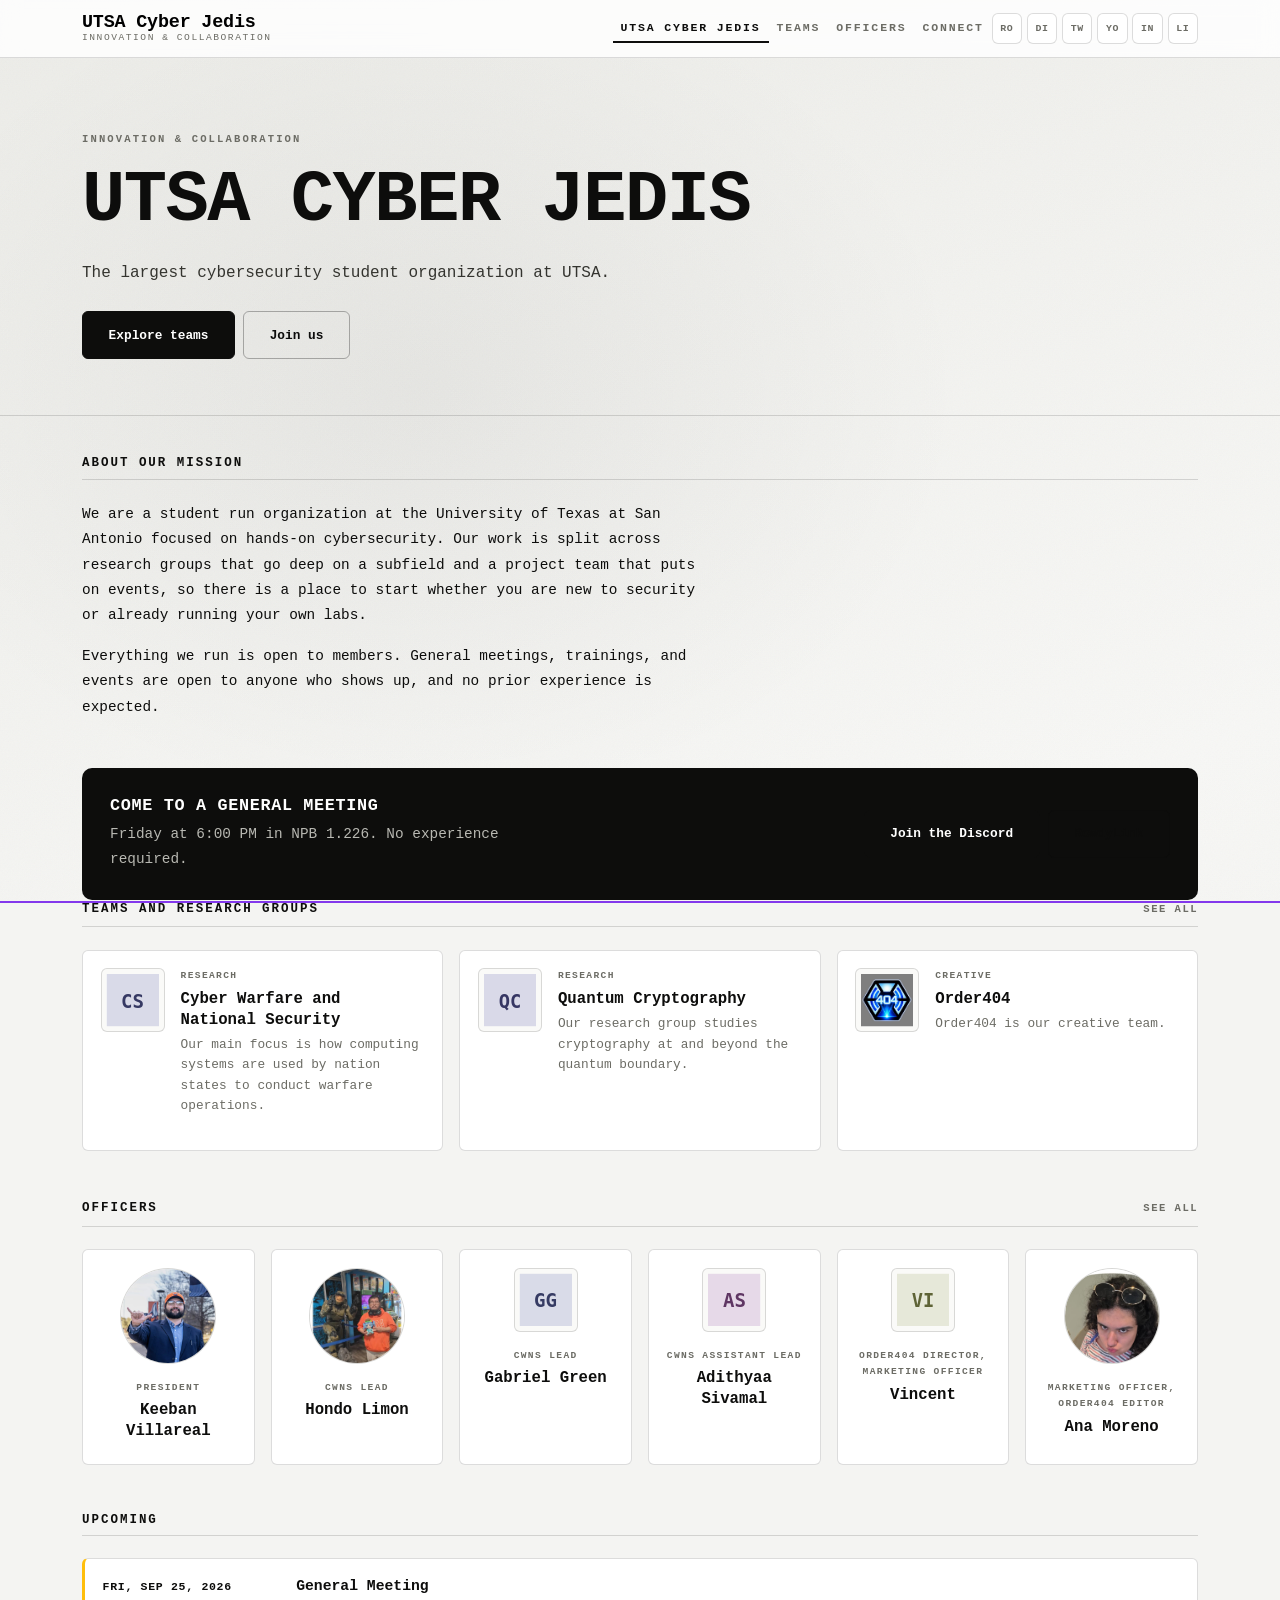
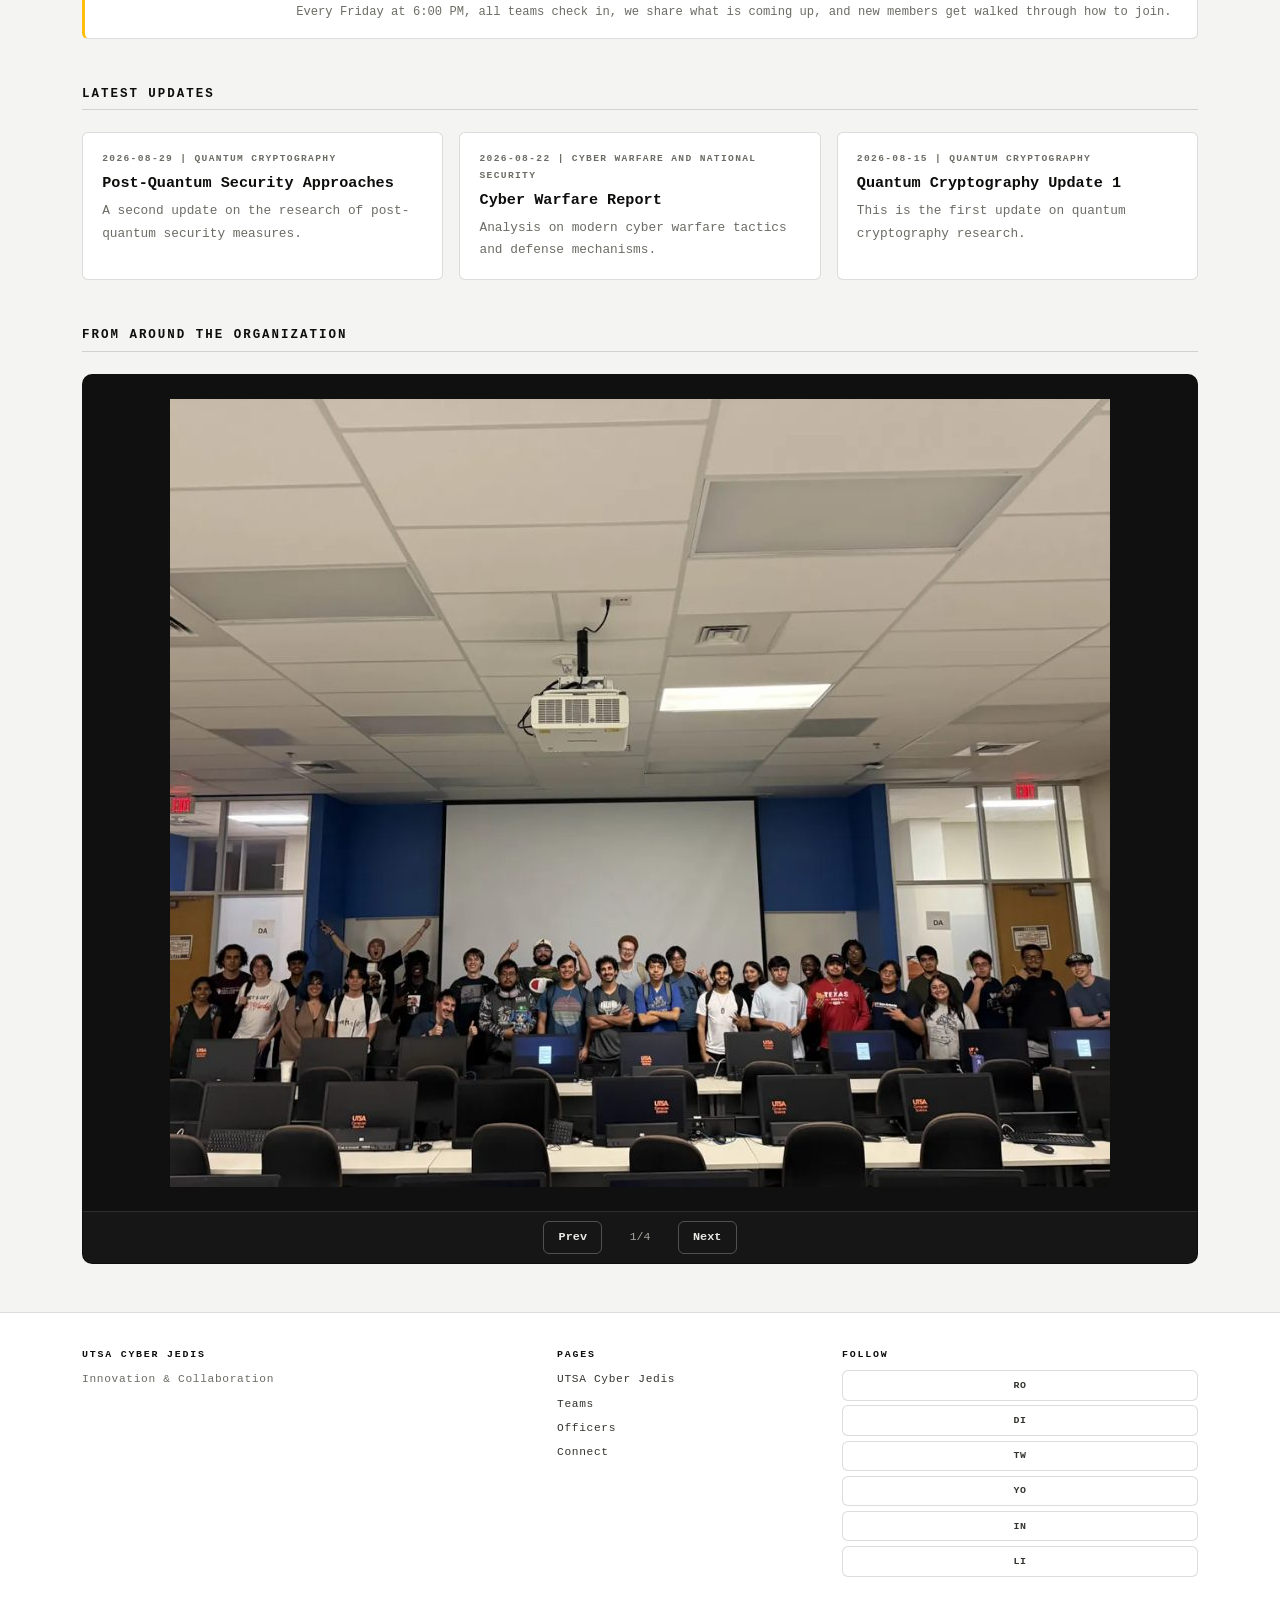
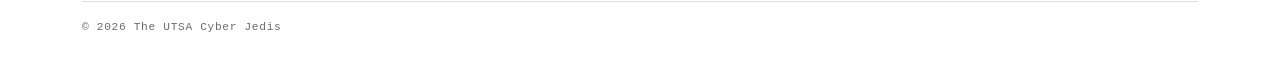
<file: index.html>
<!DOCTYPE html>
<html lang="en">
<head>
  <meta charset="utf-8">
  <title>UTSA Cyber Jedis</title>
  <meta name="viewport" content="width=device-width, initial-scale=1">
  <meta name="description" content="The largest cybersecurity student organization at UTSA.">
  <link rel="icon" href="assets/favicon.svg" type="image/svg+xml">
  <link rel="stylesheet" href="assets/vendor/bootstrap/bootstrap.min.css">
  <link rel="stylesheet" href="styles.css">
  <script src="config.js"></script>
  <script src="assets/vendor/marked.min.js"></script>
  <script src="site.js"></script>
</head>
<body>
  <div class="cj-bg" aria-hidden="true"></div>
  <div class="cj-grain" aria-hidden="true"></div>
  <header id="site-header"></header>
  <main id="main" class="flex-grow-1"></main>
  <footer id="site-footer"></footer>
  <script src="assets/vendor/bootstrap/bootstrap.bundle.min.js"></script>
  <script src="bg-effect.js"></script>
  <script src="home.js"></script>
</body>
</html>
</file>
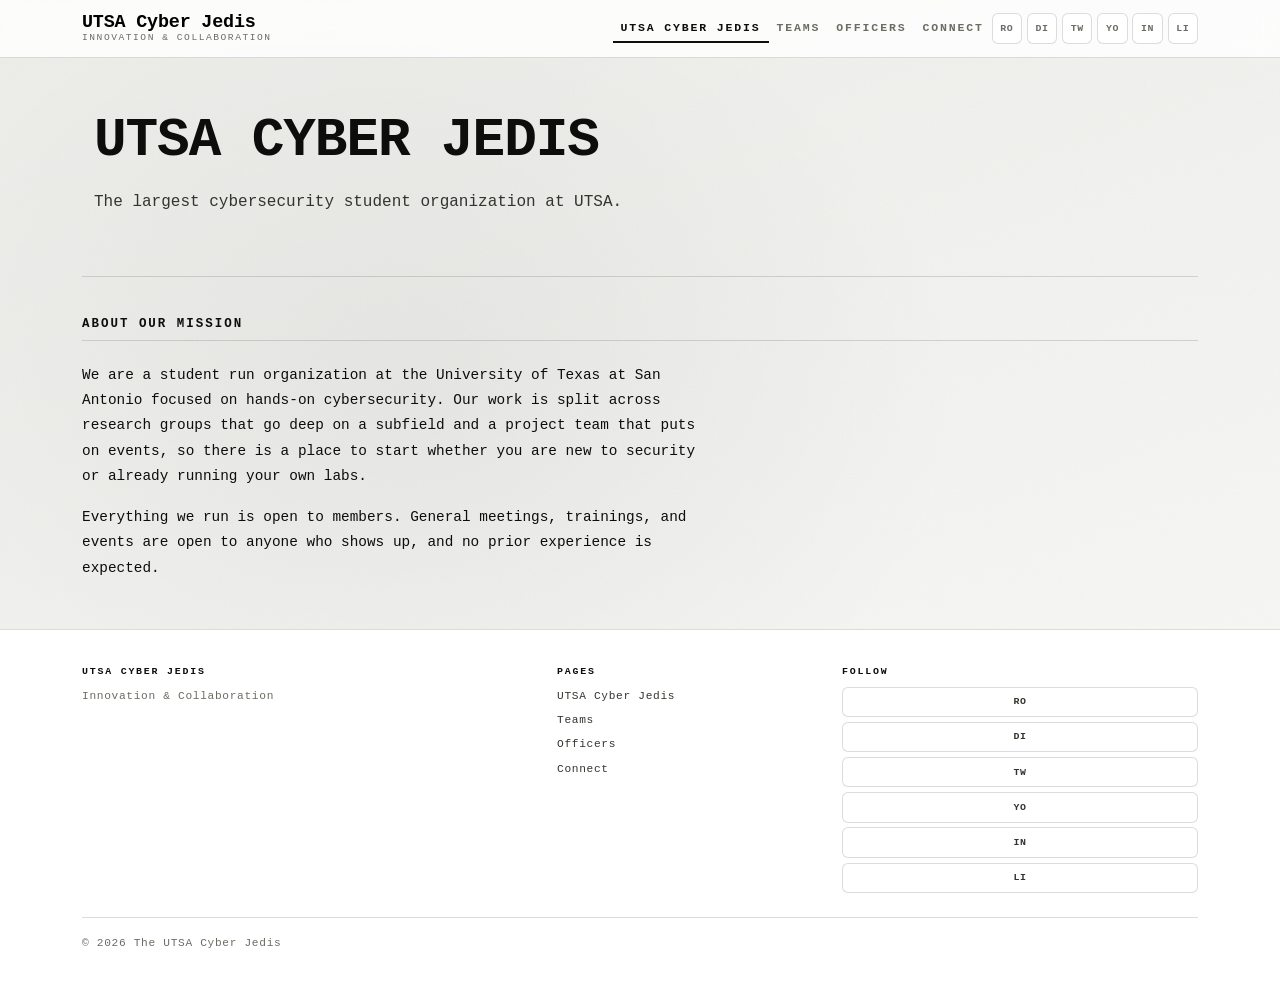
<file: page.html>
<!DOCTYPE html>
<html lang="en">
<head>
  <meta charset="utf-8">
  <title>UTSA Cyber Jedis</title>
  <meta name="viewport" content="width=device-width, initial-scale=1">
  <link rel="icon" href="assets/favicon.svg" type="image/svg+xml">
  <link rel="stylesheet" href="assets/vendor/bootstrap/bootstrap.min.css">
  <link rel="stylesheet" href="styles.css">
  <script src="config.js"></script>
  <script src="assets/vendor/marked.min.js"></script>
  <script src="site.js"></script>
</head>
<body>
  <div class="cj-bg" aria-hidden="true"></div>
  <div class="cj-grain" aria-hidden="true"></div>
  <header id="site-header"></header>
  <main id="main" class="flex-grow-1"></main>
  <footer id="site-footer"></footer>
  <script src="assets/vendor/bootstrap/bootstrap.bundle.min.js"></script>
  <script src="bg-effect.js"></script>
  <script src="page.js"></script>
</body>
</html>
</file>
<file: styles.css>
/* UTSA Cyber Jedis
   Bootstrap 5.3.3 provides the grid, components and utilities.
   This file is the brand layer on top of it. */

:root {
  --cj-paper: #f4f4f2;
  --cj-surface: #ffffff;
  --cj-surface-2: #fafaf8;
  --cj-ink: #0d0d0c;
  --cj-ink-2: #34342f;
  --cj-muted: #6c6c65;
  --cj-line: rgba(13, 13, 12, 0.14);
  --cj-line-strong: rgba(13, 13, 12, 0.3);
  --cj-accent: #c0c0c0;
  --cj-radius: 6px;
  --cj-radius-lg: 10px;
  --cj-mono: "JetBrains Mono", "Fira Code", "SFMono-Regular", ui-monospace,
    "Courier New", Courier, monospace;
}

body {
  font-family: var(--cj-mono);
  font-size: 0.9rem;
  line-height: 1.75;
  color: var(--cj-ink);
  background: var(--cj-paper);
  min-height: 100vh;
  display: flex;
  flex-direction: column;
  -webkit-font-smoothing: antialiased;
}

/* Ambient background, kept faint so it never fights the content. */
.cj-bg {
  position: fixed;
  inset: 0;
  z-index: -2;
  pointer-events: none;
  background:
    radial-gradient(40% 44% at 18% 24%, rgba(13, 13, 12, 0.05) 0%, transparent 60%),
    radial-gradient(36% 40% at 80% 18%, rgba(13, 13, 12, 0.04) 0%, transparent 58%),
    radial-gradient(46% 48% at 62% 84%, rgba(13, 13, 12, 0.045) 0%, transparent 62%),
    linear-gradient(160deg, #ececE8 0%, #f7f7f5 48%, #ededE9 100%);
  background-size: 180% 180%;
  animation: cj-drift 48s ease-in-out infinite;
  will-change: background-position;
}

.cj-grain {
  position: fixed;
  inset: 0;
  z-index: -1;
  pointer-events: none;
  opacity: 0.035;
  background-image: url("data:image/svg+xml,%3Csvg xmlns='http://www.w3.org/2000/svg' width='140' height='140'%3E%3Cfilter id='n'%3E%3CfeTurbulence type='fractalNoise' baseFrequency='.82' numOctaves='3'/%3E%3C/filter%3E%3Crect width='140' height='140' filter='url(%23n)'/%3E%3C/svg%3E");
}

@keyframes cj-drift {
  0%, 100% { background-position: 0% 0%, 0% 0%, 0% 0%, 0% 0%, 0% 0%; }
  50% { background-position: 42% 34%, 24% 58%, 68% 20%, 36% 46%, 14% 26%; }
}

::selection {
  background: var(--cj-ink);
  color: #fff;
}

img {
  max-width: 100%;
  height: auto;
}

a {
  color: var(--cj-ink);
  text-decoration-color: var(--cj-line-strong);
  text-underline-offset: 3px;
}

a:hover {
  color: var(--cj-ink);
  text-decoration-color: currentColor;
}

:focus-visible {
  outline: 3px solid var(--cj-ink) !important;
  outline-offset: 2px !important;
  border-radius: 2px;
}

h1, h2, h3, h4, h5 {
  font-family: var(--cj-mono);
  font-weight: 800;
  line-height: 1.15;
}

code {
  font-family: var(--cj-mono);
  font-size: 0.85em;
  background: var(--cj-surface-2);
  border: 1px solid var(--cj-line);
  border-radius: 4px;
  padding: 0.1em 0.35em;
}

/* ---------- Navbar ---------- */

.cj-navbar {
  position: sticky;
  top: 0;
  z-index: 1030;
  background: rgba(255, 255, 255, 0.82);
  -webkit-backdrop-filter: blur(10px);
  backdrop-filter: blur(10px);
  border-bottom: 1px solid var(--cj-line);
}

.cj-brand {
  font-weight: 800;
  font-size: 1.15rem;
  letter-spacing: -0.01em;
  text-decoration: none;
  line-height: 1.1;
}

.cj-brand small {
  display: block;
  font-size: 0.6rem;
  font-weight: 500;
  letter-spacing: 0.16em;
  text-transform: uppercase;
  color: var(--cj-muted);
}

.cj-nav .nav-link {
  font-size: 0.72rem;
  font-weight: 700;
  letter-spacing: 0.16em;
  text-transform: uppercase;
  color: var(--cj-muted);
  padding: 0.5rem 0.15rem;
  position: relative;
}

.cj-nav .nav-link + .nav-link {
  margin-left: 1.1rem;
}

.cj-nav .nav-link::after {
  content: "";
  position: absolute;
  left: 0;
  right: 0;
  bottom: 0.2rem;
  height: 2px;
  background: currentColor;
  transform: scaleX(0);
  transform-origin: left;
  transition: transform 0.18s ease;
}

.cj-nav .nav-link:hover,
.cj-nav .nav-link.active {
  color: var(--cj-ink);
  text-decoration: none;
}

.cj-nav .nav-link:hover::after,
.cj-nav .nav-link.active::after {
  transform: scaleX(1);
}

.cj-nav-toggler {
  font: inherit;
  font-size: 0.7rem;
  font-weight: 700;
  letter-spacing: 0.14em;
  text-transform: uppercase;
  color: var(--cj-ink);
  background: transparent;
  border: 1px solid var(--cj-line-strong);
  border-radius: var(--cj-radius);
  padding: 0.4rem 0.7rem;
}

.cj-social {
  display: flex;
  flex-wrap: wrap;
  gap: 0.3rem;
  list-style: none;
  padding: 0;
  margin: 0;
}

.cj-social a {
  display: grid;
  place-items: center;
  min-width: 1.9rem;
  height: 1.9rem;
  padding: 0 0.35rem;
  font-size: 0.62rem;
  font-weight: 700;
  letter-spacing: 0.06em;
  text-decoration: none;
  color: var(--cj-muted);
  border: 1px solid var(--cj-line);
  border-radius: var(--cj-radius);
  background: var(--cj-surface);
  transition: color 0.18s ease, border-color 0.18s ease, background 0.18s ease;
}

.cj-social a:hover {
  color: var(--cj-ink);
  border-color: var(--cj-chip, var(--cj-ink));
  background: color-mix(in srgb, var(--cj-chip, #888) 14%, #fff);
}

/* ---------- Buttons ---------- */

.btn {
  --bs-btn-font-family: var(--cj-mono);
  --bs-btn-font-size: 0.74rem;
  --bs-btn-font-weight: 700;
  --bs-btn-letter-spacing: 0.12em;
  --bs-btn-text-transform: uppercase;
  --bs-btn-padding-x: 1.15rem;
  --bs-btn-padding-y: 0.6rem;
  --bs-btn-border-radius: var(--cj-radius);
  --bs-btn-border-width: 1px;
  line-height: 1.5;
  white-space: nowrap;
}

.btn-lg {
  --bs-btn-font-size: 0.8rem;
  --bs-btn-padding-x: 1.6rem;
  --bs-btn-padding-y: 0.85rem;
  --bs-btn-line-height: 1.4;
}

.btn-jedis {
  --bs-btn-color: #fff;
  --bs-btn-bg: var(--cj-ink);
  --bs-btn-border-color: var(--cj-ink);
  --bs-btn-hover-color: #fff;
  --bs-btn-hover-bg: var(--cj-ink-2);
  --bs-btn-hover-border-color: var(--cj-ink-2);
  --bs-btn-active-bg: var(--cj-ink);
  --bs-btn-active-border-color: var(--cj-ink);
  --bs-btn-focus-shadow-rgb: 13, 13, 12;
}

.btn-jedis::after {
  content: "";
  position: absolute;
  inset: auto 0 -3px 0;
  height: 2px;
  background: var(--cj-accent, var(--cj-ink));
}

.btn-outline-jedis {
  --bs-btn-color: var(--cj-ink);
  --bs-btn-bg: transparent;
  --bs-btn-border-color: var(--cj-line-strong);
  --bs-btn-hover-color: #fff;
  --bs-btn-hover-bg: var(--cj-ink);
  --bs-btn-hover-border-color: var(--cj-ink);
  --bs-btn-active-bg: var(--cj-ink);
  --bs-btn-active-border-color: var(--cj-ink);
  --bs-btn-focus-shadow-rgb: 13, 13, 12;
}

/* ---------- Hero ---------- */

.cj-hero {
  padding: 3.25rem 0 2.75rem;
  border-bottom: 1px solid var(--cj-line);
  margin-bottom: 2.5rem;
}

.cj-hero-home {
  padding: 4.5rem 0 3.5rem;
}

.cj-eyebrow {
  font-size: 0.66rem;
  font-weight: 700;
  letter-spacing: 0.2em;
  text-transform: uppercase;
  color: var(--cj-muted);
  margin-bottom: 0.75rem;
}

.cj-hero h1 {
  font-size: clamp(2rem, 5.4vw, 3.4rem);
  text-transform: uppercase;
  letter-spacing: -0.02em;
  margin-bottom: 0;
}

.cj-hero-home h1 {
  font-size: clamp(2.4rem, 8vw, 4.5rem);
}

.cj-hero-lede {
  font-size: 1rem;
  color: var(--cj-ink-2);
  max-width: 58ch;
  margin-top: 1rem;
}

.cj-hero-mark {
  flex: 0 0 108px;
  width: 108px;
  height: 108px;
  object-fit: contain;
  border-radius: var(--cj-radius);
  background: var(--cj-surface);
  border: 1px solid var(--cj-line);
  padding: 0.5rem;
}

.cj-hero-meta {
  display: flex;
  flex-wrap: wrap;
  gap: 0.35rem;
  margin-top: 1.1rem;
}

.cj-tag {
  display: inline-block;
  font-size: 0.6rem;
  font-weight: 700;
  letter-spacing: 0.12em;
  text-transform: uppercase;
  color: var(--cj-muted);
  background: var(--cj-surface);
  border: 1px solid var(--cj-line);
  border-radius: 999px;
  padding: 0.2rem 0.6rem;
  white-space: nowrap;
}

.cj-tag-accent {
  color: var(--cj-ink);
  border-color: var(--cj-accent, var(--cj-ink));
}

/* ---------- Blocks ---------- */

.cj-block {
  margin-bottom: 3rem;
}

.cj-block-head {
  display: flex;
  align-items: baseline;
  justify-content: space-between;
  gap: 1rem;
  flex-wrap: wrap;
  padding-bottom: 0.5rem;
  border-bottom: 1px solid var(--cj-line);
  margin-bottom: 1.4rem;
}

.cj-block-title {
  font-size: 0.78rem;
  font-weight: 700;
  letter-spacing: 0.16em;
  text-transform: uppercase;
  color: var(--cj-ink);
  margin: 0;
}

.cj-more {
  font-size: 0.66rem;
  font-weight: 700;
  letter-spacing: 0.14em;
  text-transform: uppercase;
  color: var(--cj-muted);
  text-decoration: none;
  white-space: nowrap;
}

.cj-more:hover {
  color: var(--cj-ink);
  text-decoration: underline;
}

/* ---------- Prose ---------- */

.cj-prose {
  max-width: 72ch;
}

.cj-prose > * + * {
  margin-top: 1rem;
}

.cj-prose h2,
.cj-prose h3,
.cj-prose h4 {
  font-size: 0.78rem;
  font-weight: 700;
  letter-spacing: 0.16em;
  text-transform: uppercase;
  color: var(--cj-ink);
  margin-top: 2rem;
  padding-bottom: 0.35rem;
  border-bottom: 1px solid var(--cj-line);
}

.cj-prose ul,
.cj-prose ol {
  padding-left: 1.25rem;
  margin-bottom: 0;
}

.cj-prose li + li {
  margin-top: 0.3rem;
}

.cj-prose blockquote {
  border-left: 2px solid var(--cj-line-strong);
  padding-left: 1rem;
  color: var(--cj-muted);
  font-style: italic;
}

.cj-prose img {
  max-width: 100%;
  height: auto;
  border: 1px solid var(--cj-line);
  border-radius: var(--cj-radius);
  background: var(--cj-surface);
}

.cj-prose table {
  width: 100%;
  border-collapse: collapse;
  font-size: 0.85rem;
}

.cj-prose th,
.cj-prose td {
  border: 1px solid var(--cj-line);
  padding: 0.5rem 0.7rem;
  text-align: left;
}

.cj-prose hr {
  border: 0;
  border-top: 1px solid var(--cj-line);
  margin: 2rem 0;
}

/* ---------- Cards ---------- */

.cj-card {
  display: block;
  height: 100%;
  background: var(--cj-surface);
  border: 1px solid var(--cj-line);
  border-radius: var(--cj-radius);
  padding: 1.1rem;
  text-decoration: none;
  color: var(--cj-ink);
  transition: transform 0.16s ease, box-shadow 0.16s ease, border-color 0.16s ease;
}

.cj-card:hover {
  transform: translateY(-3px);
  border-color: var(--cj-line-strong);
  box-shadow: 0 10px 26px rgba(13, 13, 12, 0.09);
  text-decoration: none;
  color: var(--cj-ink);
}

.cj-card-mark {
  flex: 0 0 64px;
  width: 64px;
  height: 64px;
  object-fit: contain;
  background: var(--cj-surface-2);
  border: 1px solid var(--cj-line);
  border-radius: var(--cj-radius);
  padding: 0.3rem;
}

.cj-card-kind {
  font-size: 0.6rem;
  font-weight: 700;
  letter-spacing: 0.14em;
  text-transform: uppercase;
  color: var(--cj-muted);
  margin-bottom: 0.25rem;
}

.cj-card-title {
  font-size: 0.98rem;
  font-weight: 700;
  margin-bottom: 0.3rem;
  line-height: 1.3;
}

.cj-card-text {
  font-size: 0.8rem;
  color: var(--cj-muted);
  line-height: 1.6;
}

/* ---------- People ---------- */

.cj-person {
  height: 100%;
  background: var(--cj-surface);
  border: 1px solid var(--cj-line);
  border-radius: var(--cj-radius);
  padding: 1rem;
  text-align: center;
  transition: transform 0.16s ease, box-shadow 0.16s ease;
}

.cj-person:hover {
  transform: translateY(-3px);
  box-shadow: 0 10px 26px rgba(13, 13, 12, 0.09);
}

.cj-person-photo {
  width: 100%;
  height: auto;
  aspect-ratio: 4 / 5;
  object-fit: cover;
  object-position: center 18%;
  display: block;
  border: 1px solid var(--cj-line);
  border-radius: var(--cj-radius);
  background: var(--cj-surface-2);
  margin-bottom: 0.8rem;
}

.cj-person-photo-avatar {
  object-fit: cover;
  object-position: center;
}

.people-compact .cj-person-photo,
.row-cols-6 .cj-person-photo {
  aspect-ratio: 1 / 1;
}

.cj-person-name {
  font-size: 0.82rem;
  font-weight: 700;
  letter-spacing: 0.03em;
  line-height: 1.3;
  margin-bottom: 0.2rem;
}

.cj-person-role {
  font-size: 0.68rem;
  color: var(--cj-muted);
  letter-spacing: 0.05em;
  margin: 0;
}

/* ---------- Gallery ---------- */

.cj-gallery {
  border: 1px solid var(--cj-line);
  border-radius: var(--cj-radius-lg);
  overflow: hidden;
  background: #101010;
}

.cj-gallery-stage {
  position: relative;
  aspect-ratio: 4 / 3;
  background: #101010;
}

.cj-gallery-slide {
  position: absolute;
  inset: 0;
  display: none;
  margin: 0;
}

.cj-gallery-slide.active {
  display: flex;
  align-items: center;
  justify-content: center;
}

.cj-gallery-slide img {
  max-width: 100%;
  max-height: 100%;
  width: auto;
  height: auto;
  display: block;
  object-fit: contain;
  margin: 0;
  border: 0;
  border-radius: 0;
  background: transparent;
}

.cj-gallery-bar {
  display: flex;
  align-items: center;
  justify-content: center;
  gap: 0.75rem;
  padding: 0.6rem;
  background: #161616;
  border-top: 1px solid rgba(255, 255, 255, 0.1);
}

.cj-gallery-bar .btn {
  --bs-btn-padding-y: 0.4rem;
  --bs-btn-padding-x: 0.9rem;
  --bs-btn-color: #e8e8e4;
  --bs-btn-bg: transparent;
  --bs-btn-border-color: rgba(255, 255, 255, 0.25);
  --bs-btn-hover-color: #101010;
  --bs-btn-hover-bg: #e8e8e4;
  --bs-btn-hover-border-color: #e8e8e4;
}

.cj-gallery-count {
  font-size: 0.72rem;
  color: #a8a8a2;
  min-width: 3.2rem;
  text-align: center;
}

/* ---------- Events ---------- */

.cj-event {
  display: flex;
  flex-wrap: wrap;
  align-items: baseline;
  gap: 0.35rem 1.1rem;
  background: var(--cj-surface);
  border: 1px solid var(--cj-line);
  border-left: 3px solid var(--cj-accent, var(--cj-ink));
  border-radius: var(--cj-radius);
  padding: 0.9rem 1.1rem;
}

.cj-event-when {
  flex: 0 0 11rem;
  display: grid;
  gap: 0.1rem;
}

.cj-event-date {
  font-size: 0.72rem;
  font-weight: 700;
  letter-spacing: 0.06em;
  text-transform: uppercase;
}

.cj-event-time {
  font-size: 0.7rem;
  color: var(--cj-muted);
}

.cj-event-body {
  flex: 1 1 16rem;
  display: grid;
  gap: 0.15rem;
  min-width: 0;
}

.cj-event-title {
  font-size: 0.92rem;
  font-weight: 700;
  text-decoration: none;
}

.cj-event-title:hover {
  text-decoration: underline;
}

.cj-event-where,
.cj-event-text {
  font-size: 0.76rem;
  color: var(--cj-muted);
}

/* ---------- Posts ---------- */

.cj-post {
  height: 100%;
  background: var(--cj-surface);
  border: 1px solid var(--cj-line);
  border-radius: var(--cj-radius);
  padding: 1.1rem 1.2rem;
}

.cj-post-kind {
  font-size: 0.6rem;
  font-weight: 700;
  letter-spacing: 0.14em;
  text-transform: uppercase;
  color: var(--cj-muted);
  margin-bottom: 0.35rem;
}

.cj-post-title {
  font-size: 0.95rem;
  font-weight: 700;
  margin-bottom: 0.4rem;
  text-decoration: none;
  display: block;
  line-height: 1.35;
}

a.cj-post-title:hover {
  text-decoration: underline;
}

.cj-post-text {
  font-size: 0.8rem;
  color: var(--cj-muted);
  margin: 0;
}

/* ---------- Misc ---------- */

.cj-empty {
  background: var(--cj-surface);
  border: 1px dashed var(--cj-line-strong);
  border-radius: var(--cj-radius);
  padding: 2rem;
  text-align: center;
  color: var(--cj-muted);
}

.cj-empty h2 {
  font-size: 0.8rem;
  font-weight: 700;
  letter-spacing: 0.16em;
  text-transform: uppercase;
  color: var(--cj-ink);
  margin-bottom: 0.5rem;
}

.cj-toolbar {
  display: flex;
  flex-wrap: wrap;
  align-items: center;
  gap: 0.6rem;
  margin-bottom: 1.25rem;
}

.cj-search {
  font: inherit;
  font-size: 0.82rem;
  flex: 1 1 15rem;
  min-width: 0;
  padding: 0.5rem 0.7rem;
  color: var(--cj-ink);
  background: var(--cj-surface);
  border: 1px solid var(--cj-line-strong);
  border-radius: var(--cj-radius);
}

.cj-search::placeholder {
  color: var(--cj-muted);
}

.cj-chips {
  display: flex;
  flex-wrap: wrap;
  gap: 0.35rem;
}

.cj-chip input {
  position: absolute;
  opacity: 0;
  pointer-events: none;
}

.cj-chip span {
  display: inline-block;
  font-size: 0.62rem;
  font-weight: 700;
  letter-spacing: 0.12em;
  text-transform: uppercase;
  color: var(--cj-muted);
  background: var(--cj-surface);
  border: 1px solid var(--cj-line);
  border-radius: 999px;
  padding: 0.3rem 0.7rem;
  cursor: pointer;
}

.cj-chip span b {
  color: var(--cj-line-strong);
  font-weight: 700;
}

.cj-chip input:checked + span {
  background: var(--cj-ink);
  border-color: var(--cj-ink);
  color: #fff;
}

.cj-chip input:checked + span b {
  color: #b8b8b2;
}

.cj-chip input:focus-visible + span {
  outline: 3px solid var(--cj-ink);
  outline-offset: 2px;
}

.cj-none {
  color: var(--cj-muted);
  font-size: 0.85rem;
}

.cj-cta {
  background: var(--cj-ink);
  color: #fff;
  border-radius: var(--cj-radius-lg);
  padding: 1.75rem;
}

.cj-cta h2 {
  font-size: 1.05rem;
  text-transform: uppercase;
  letter-spacing: 0.04em;
  margin-bottom: 0.4rem;
}

.cj-cta p {
  color: #b8b8b2;
  margin: 0;
  max-width: 52ch;
}

/* ---------- Footer ---------- */

.cj-footer {
  margin-top: auto;
  padding: 2.25rem 0 1.75rem;
  border-top: 1px solid var(--cj-line);
  background: var(--cj-surface);
  font-size: 0.7rem;
  letter-spacing: 0.06em;
  color: var(--cj-muted);
}

.cj-footer h2 {
  font-size: 0.62rem;
  font-weight: 700;
  letter-spacing: 0.18em;
  text-transform: uppercase;
  color: var(--cj-ink);
  margin-bottom: 0.6rem;
}

.cj-footer ul {
  list-style: none;
  padding: 0;
  margin: 0;
  display: grid;
  gap: 0.3rem;
}

.cj-footer a {
  color: var(--cj-ink-2);
  text-decoration: none;
}

.cj-footer a:hover {
  text-decoration: underline;
}

/* ---------- Motion ---------- */

@keyframes cj-rise {
  from { opacity: 0; transform: translateY(10px); }
  to { opacity: 1; transform: translateY(0); }
}

.cj-reveal {
  animation: cj-rise 0.45s cubic-bezier(0.2, 0.7, 0.3, 1) both;
}

.cj-reveal:nth-child(1) { animation-delay: 0.02s; }
.cj-reveal:nth-child(2) { animation-delay: 0.06s; }
.cj-reveal:nth-child(3) { animation-delay: 0.1s; }
.cj-reveal:nth-child(4) { animation-delay: 0.14s; }
.cj-reveal:nth-child(5) { animation-delay: 0.18s; }
.cj-reveal:nth-child(6) { animation-delay: 0.22s; }
.cj-reveal:nth-child(n + 7) { animation-delay: 0.26s; }

@media (prefers-reduced-motion: reduce) {
  .cj-bg {
    animation: none;
  }

  .cj-reveal {
    animation: none;
  }

  .cj-card:hover,
  .cj-person:hover {
    transform: none;
  }

  * {
    transition-duration: 0.001ms !important;
  }
}

/* ---------- People ---------- */

.cj-card-person {
  align-items: center;
  text-align: center;
}

.cj-card-person > div {
  flex-direction: column;
  gap: 0.75rem;
  align-items: center !important;
  width: 100%;
}

.cj-card-person .cj-card-text,
.cj-card-person .cj-card-kind,
.cj-card-person .cj-card-title {
  text-align: center;
}

.cj-card-person .cj-card-tags,
.cj-card-person .d-flex.flex-wrap.gap-1 {
  justify-content: center;
}

.cj-card-mark-person {
  width: 96px;
  height: 96px;
  flex: 0 0 96px;
  object-fit: cover;
  object-position: center 18%;
  border-radius: 50%;
  padding: 0;
}

.cj-hero-mark-person {
  width: 152px;
  height: 190px;
  flex: 0 0 152px;
  object-fit: cover;
  object-position: center 18%;
  padding: 0;
}

.cj-contact {
  display: grid;
  gap: 0.5rem;
  max-width: 34rem;
}

.cj-contact-row {
  display: flex;
  flex-wrap: wrap;
  align-items: baseline;
  gap: 0.35rem 0.9rem;
  background: var(--cj-surface);
  border: 1px solid var(--cj-line);
  border-left: 3px solid var(--cj-accent, var(--cj-ink));
  border-radius: var(--cj-radius);
  padding: 0.7rem 0.9rem;
}

.cj-contact-label {
  flex: 0 0 6rem;
  font-size: 0.62rem;
  font-weight: 700;
  letter-spacing: 0.14em;
  text-transform: uppercase;
  color: var(--cj-muted);
}

.cj-contact-row a {
  font-size: 0.82rem;
  word-break: break-all;
}
</file>
